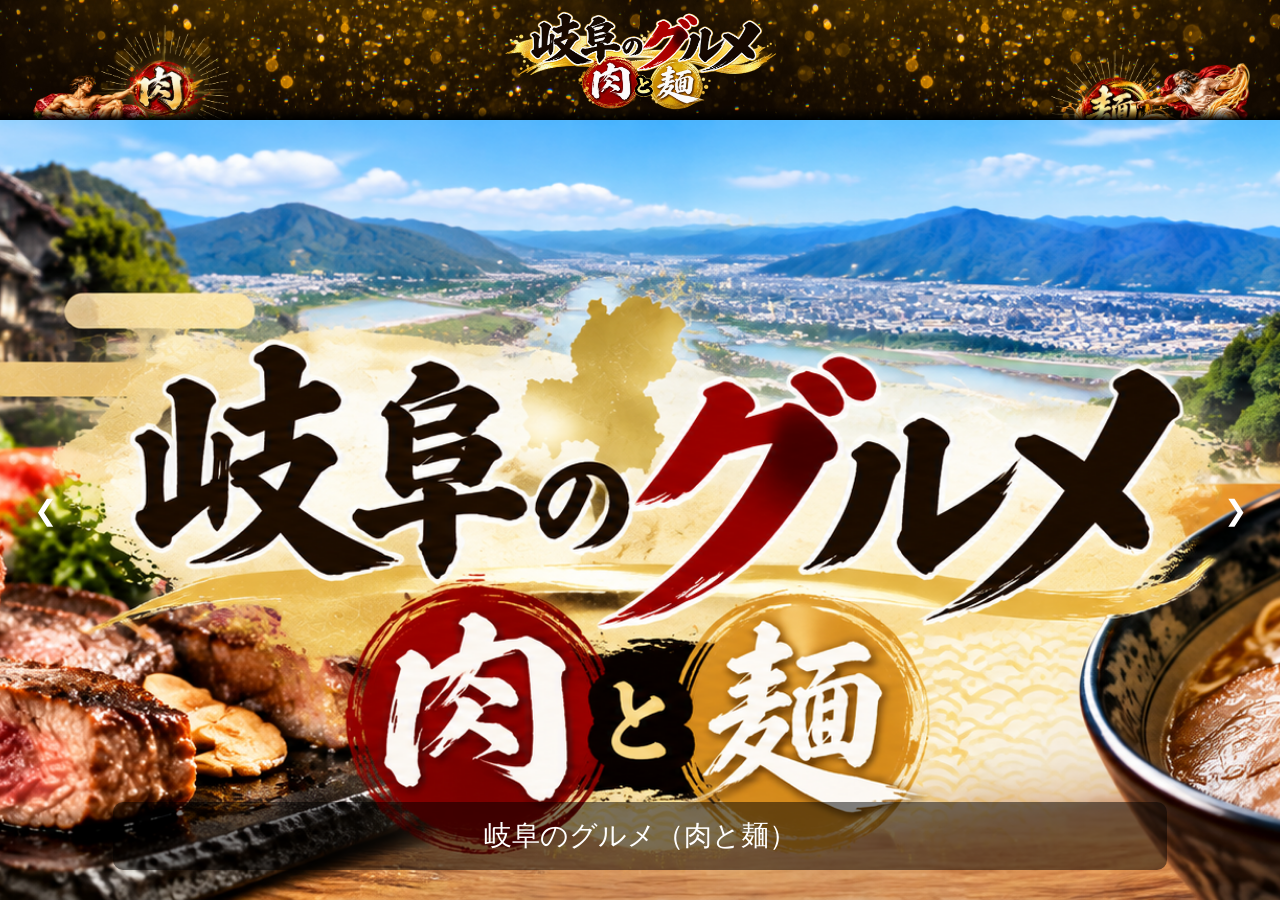
<file: Index.html>
<!DOCTYPE html>
<html lang="ja">
<head>
  <meta charset="UTF-8">
  <meta name="viewport" content="width=device-width, initial-scale=1.0">
  
  <title>岐阜のグルメ紹介</title>

  <link rel="stylesheet" href="css/style.css">
  <link rel="stylesheet" href="css/index.css">
</head>

<body>

  <header>

    <a href="beef.html" class="nav-link"><img class="meat" src="img/肉の紋章と肉塊の英雄.png"></a>

      <a href="Index.html" class="header_img"><img 
      class="header_img" 
      src="img/111.png"
      alt="岐阜のグルメ紹介"
      ></a>

    <a href="ramen.html" class="nav-link"><img class="noodles" src="img/麺と神々の金色ヌードル・ロゴ.png"></a>

  </header>
  
  <main>

    <section id="slide">

      <button id="prev" type="button" aria-label="前の画像へ">
        &#10094;
      </button>

        <div class="slide-content">

          <img
            id="slide-image2"
            src="img/岐阜の絶景グルメ 肉と麺.png"
          >

          <img 
            id="slide-image" 
            src="img/岐阜の絶景グルメ 肉と麺.png"
            alt="岐阜のグルメ"
          >
          <div id="slide_text">
            岐阜のグルメ（肉と麺）
          </div>

        </div>

      <button id="next" type="button" aria-label="次の画像へ">
        &#10095;
      </button>
      
    </section>
  </main>
  
  <script src="js/slide.js" defer></script>
</body> 
</html>
</file>
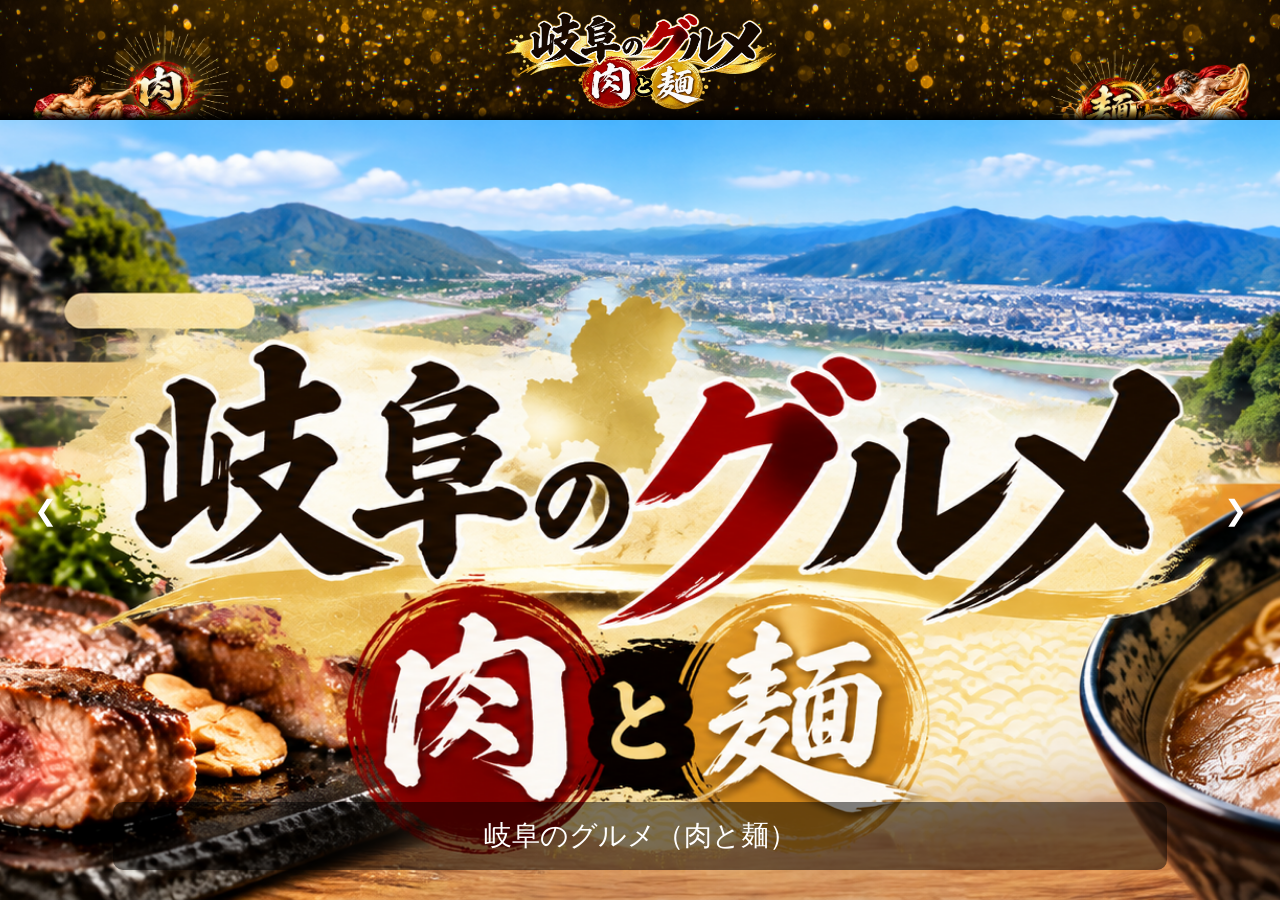
<file: index.html>
<!DOCTYPE html>
<html lang="ja">
<head>
  <meta charset="UTF-8">
  <meta name="viewport" content="width=device-width, initial-scale=1.0">
  
  <title>岐阜のグルメ紹介</title>

  <link rel="stylesheet" href="css/style.css">
  <link rel="stylesheet" href="css/index.css">
</head>

<body>

  <header>

    <a href="beef.html" class="nav-link"><img class="meat" src="img/肉の紋章と肉塊の英雄.png"></a>

      <a href="index.html" class="header_img"><img 
      class="header_img" 
      src="img/111.png"
      alt="岐阜のグルメ紹介"
      ></a>

    <a href="ramen.html" class="nav-link"><img class="noodles" src="img/麺と神々の金色ヌードル・ロゴ.png"></a>

  </header>
  
  <main>

    <section id="slide">

      <button id="prev" type="button" aria-label="前の画像へ">
        &#10094;
      </button>

      <a id="slide-link">
        <div class="slide-content">

          <img
            id="slide-image2"
            src="img/岐阜の絶景グルメ 肉と麺.png"
          >

          <img 
            id="slide-image" 
            src="img/岐阜の絶景グルメ 肉と麺.png"
            alt="岐阜のグルメ"
          >
          <div id="slide_text">
            岐阜のグルメ（肉と麺）
          </div>

        </div>
      </a>
      <button id="next" type="button" aria-label="次の画像へ">
        &#10095;
      </button>
      
    </section>
  </main>
  
  <script src="js/slide.js" defer></script>
</body> 
</html>
</file>
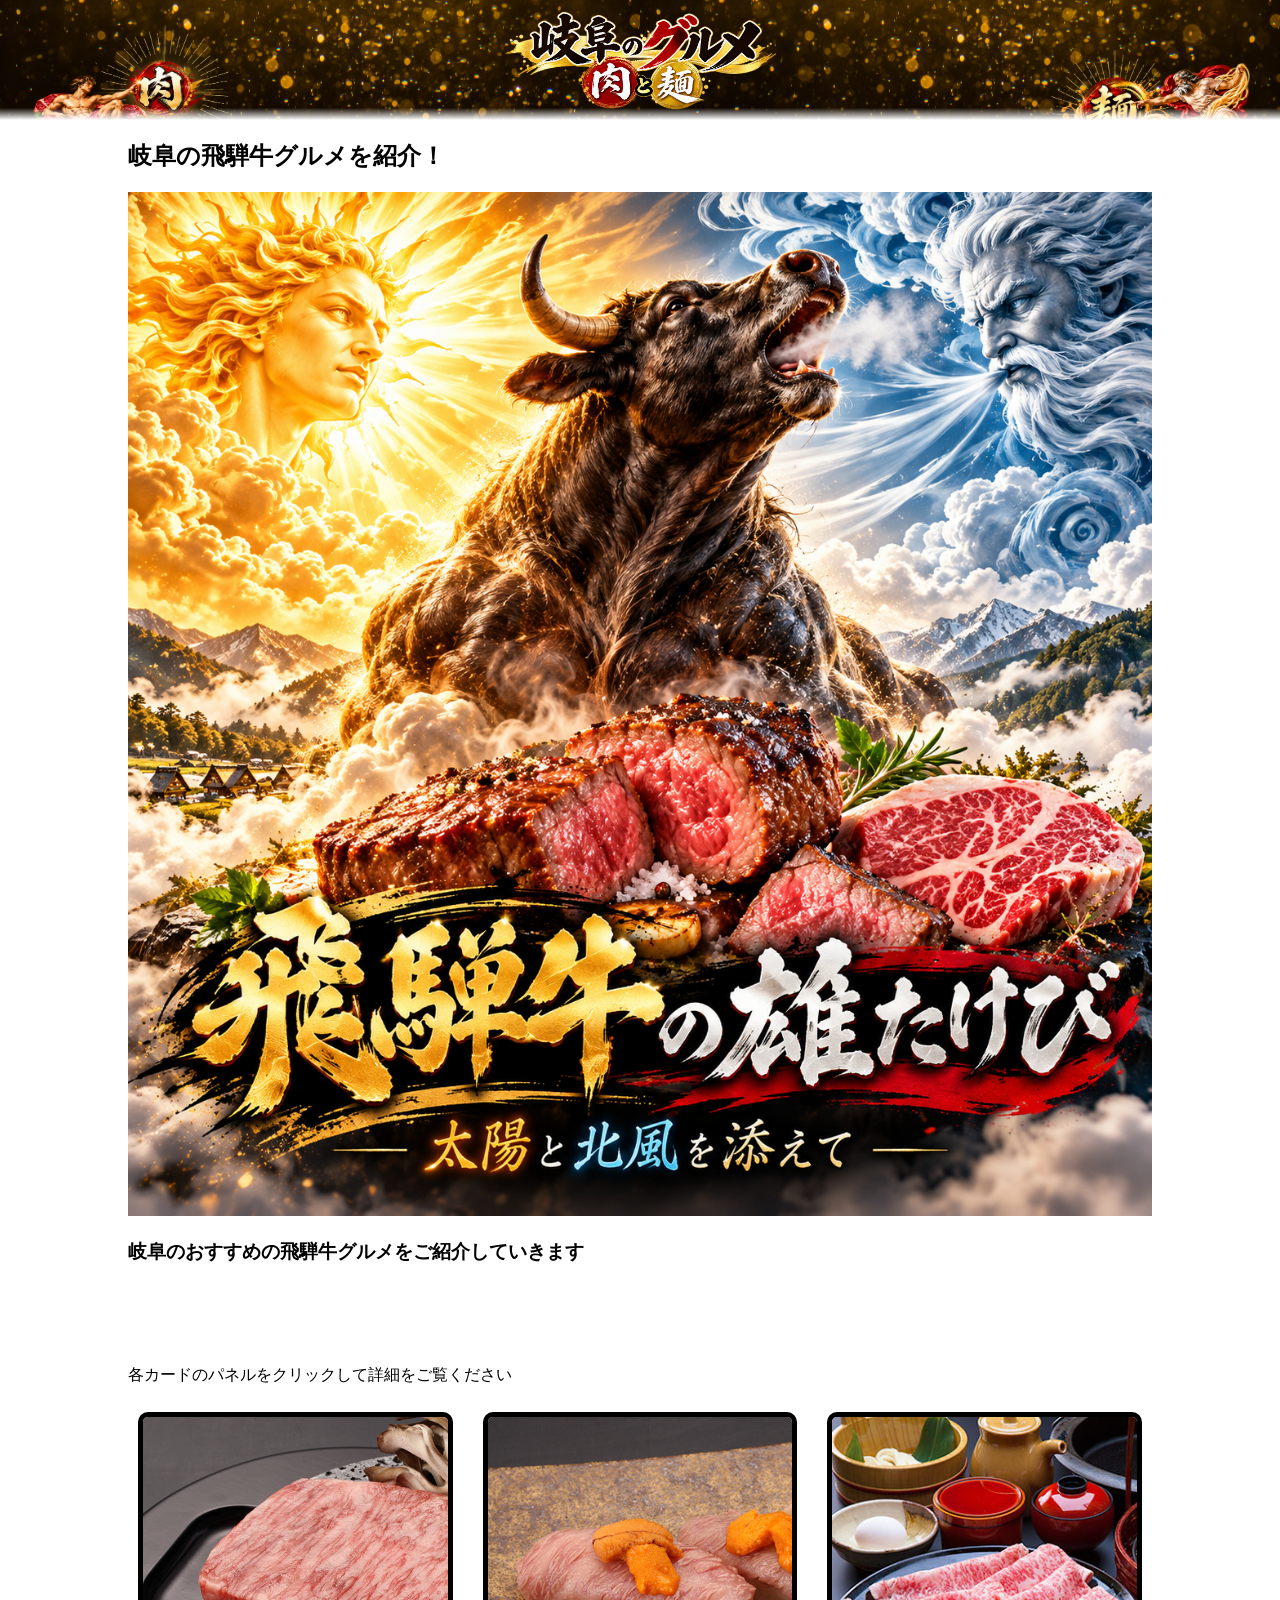
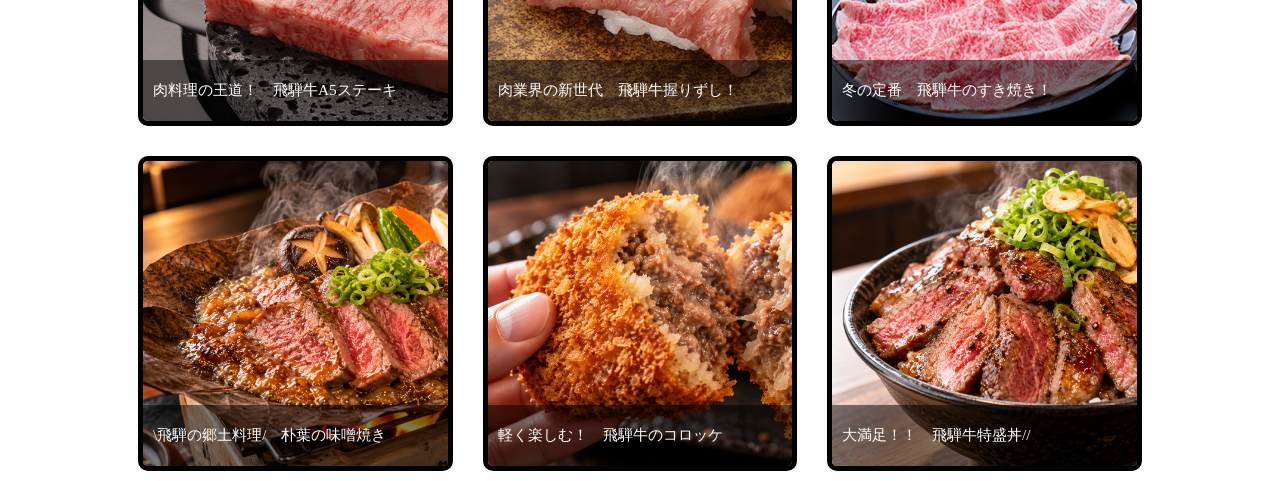
<file: beef.html>
<!DOCTYPE html>
<html lang="en">
<head>
  <meta charset="UTF-8">
  <meta name="viewport" content="width=device-width, initial-scale=1.0">
  <title>Document</title>
  <link rel="stylesheet" href="css/style.css">
  <link rel="stylesheet" href="css/card.css">
  <link rel="stylesheet" href="css/beef.css">
</head>
<body>
  <!-- ヘッダー -->
  <header class="header">

    <a href="beef.html" class="nav-link"><img class="meat" src="img/肉の紋章と肉塊の英雄.png"></a>

      <a href="index.html" class="header_img"><img 
      class="header_img" 
      src="img/111.png"
      alt="岐阜のグルメ紹介"
      ></a>

    <a href="ramen.html" class="nav-link"><img class="noodles" src="img/麺と神々の金色ヌードル・ロゴ.png"></a>

  </header>
  <!-- ヘッダー終了 -->


  <!-- 各カードのパネル -->
  <main>
    <section id="main-section">
      <h1>岐阜の飛騨牛グルメを紹介！</h1>
      <img src="img/飛騨牛、太陽と北風の饗宴.png">
      <h3>岐阜のおすすめの飛騨牛グルメをご紹介していきます<h3>
    </section>

    <p>各カードのパネルをクリックして詳細をご覧ください</p>
    <div class="card-list">
      
      <div id="card1" class="card-panel">
        <div class="card-img"></div>
        <div class="subtitle-container">
          <p class="subtitle">肉料理の王道！　飛騨牛A5ステーキ</p>
        </div>

        <!-- カードの詳細を入力 -->
        <div class="card-detail hidden">
          <!-- 基本情報 -->
          <h1>飛騨牛のステーキ</h1>
          <img src="img/beefsp.jpg">
          <p>岐阜の名産、飛騨牛の霜降りを贅沢に切った、豪華なステーキ！　あふれる肉汁は止まらないドーパミンに変わり日々の疲れが吹き飛びます。一度は味わってみませんか。</p>
          <h2>おすすめのお店</h2>
          <img src="img/岐阜の極上飛騨牛ステーキ三選.png">
          <h4>キッチン飛膳</h4>
          <iframe src="https://www.google.com/maps/embed?pb=!1m18!1m12!1m3!1d3222.0633772028473!2d137.25519697458012!3d36.14067010460134!2m3!1f0!2f0!3f0!3m2!1i1024!2i768!4f13.1!3m3!1m2!1s0x6002bad983986209%3A0x721de0c5fa600d3a!2z44K544OG44O844Kt44OP44Km44K5IOOCreODg-ODgeODs-mjm-moqA!5e0!3m2!1sja!2sjp!4v1792550956085!5m2!1sja!2sjp" width="600" height="450" style="border:0;" allowfullscreen="" loading="lazy" referrerpolicy="strict-origin-when-cross-origin"></iframe>
          <h4>旬亭　なか川</h4>
          <iframe src="https://www.google.com/maps/embed?pb=!1m18!1m12!1m3!1d3222.0134202805298!2d137.2584749745802!3d36.14188650453387!2m3!1f0!2f0!3f0!3m2!1i1024!2i768!4f13.1!3m3!1m2!1s0x6002badafd8f77b3%3A0xa592a74aa1c130b0!2z5pes5LqtIOOBquOBi-W3nQ!5e0!3m2!1sja!2sjp!4v1792551212680!5m2!1sja!2sjp" width="600" height="450" style="border:0;" allowfullscreen="" loading="lazy" referrerpolicy="strict-origin-when-cross-origin"></iframe>
          <h4>飛騨牛グリルばくろ</h4>
          <iframe src="https://www.google.com/maps/embed?pb=!1m18!1m12!1m3!1d3251.0198477715603!2d136.76396377454105!3d35.42953834376119!2m3!1f0!2f0!3f0!3m2!1i1024!2i768!4f13.1!3m3!1m2!1s0x6003a95de525d839%3A0x12f507fba854462f!2z6aOb6aio54mb44Kw44Oq44Or44Gw44GP44KN!5e0!3m2!1sja!2sjp!4v1792551245420!5m2!1sja!2sjp" width="600" height="450" style="border:0;" allowfullscreen="" loading="lazy" referrerpolicy="strict-origin-when-cross-origin"></iframe>
        </div>
      </div>

      <div id="card2" class="card-panel">
        <div class="card-img"></div>
        <div class="subtitle-container">
          <p class="subtitle">肉業界の新世代　飛騨牛握りずし！</p>
        </div>

        <div class="card-detail hidden">
          <!-- 基本情報 -->
          <h1>飛騨牛絶品握りずし</h1>
          <img src="img/sushi.jpg">
          <p>飛騨高山の古い町並みで大人気の「飛騨牛握りずし」は、最高ランクの飛騨牛をサッと炙ることで脂の甘みと旨味を極限まで引き出した、口の中でとろける贅沢な名物グルメです。
            多くの店ではゴミを出さないよう「お煎餅」をお皿代わりにして提供しており、香ばしいお肉とシャリ、サクサクの煎餅が織りなす絶妙な一体感を歩きながら手軽に楽しめます。(高山の古い町並みではたべ歩きは禁止されています)</p>
          <h2>おすすめのお店</h2>
          <h4>飛騨 特選牛握り寿し 森羅 飛騨こって牛</h4>
          <img src="img/スクリーンショット 2026-10-28 102635.png">
          <iframe src="https://www.google.com/maps/embed?pb=!1m18!1m12!1m3!1d3222.0053664184675!2d137.2572960245802!3d36.14208260452295!2m3!1f0!2f0!3f0!3m2!1i1024!2i768!4f13.1!3m3!1m2!1s0x6002bb2e83a70df9%3A0xef86d7296e4252cb!2z6YeR5LmD44GT44Gj44Gm54mb!5e0!3m2!1sja!2sjp!4v1793150987446!5m2!1sja!2sjp" width="600" height="450" style="border:0;" allowfullscreen="" loading="lazy" referrerpolicy="strict-origin-when-cross-origin"></iframe>
          <h4>御食事処 坂口屋</h4>
          <img src="img/スクリーンショット 2026-10-28 102331.png">
          <iframe src="https://www.google.com/maps/embed?pb=!1m18!1m12!1m3!1d3222.0119540779588!2d137.2568787745802!3d36.14192220453184!2m3!1f0!2f0!3f0!3m2!1i1024!2i768!4f13.1!3m3!1m2!1s0x6002bada4704336b%3A0x73afaea6e7bf3af9!2z5b6h6aOf5LqL5YemIOWdguWPo-Wxiw!5e0!3m2!1sja!2sjp!4v1793151011980!5m2!1sja!2sjp" width="600" height="450" style="border:0;" allowfullscreen="" loading="lazy" referrerpolicy="strict-origin-when-cross-origin"></iframe>    
          <!-- 地図情報 -->
        </div>
      </div>

      <div id="card3" class="card-panel">
        <div class="card-img"></div>
        <div class="subtitle-container">
          <p class="subtitle">冬の定番　飛騨牛のすき焼き！</p>
        </div>

        <div class="card-detail hidden">
          <h1>飛騨牛のすき焼き</h1>
          <img src="img/sukiyaki.jpg">
          <p>素材の美味しさを引き出すよう１枚１枚を丹念にスライスした最高の飛騨牛。
            たっぷり脂がさした霜降り肉で、食べた瞬間お肉の旨味が口の中にまんべんなく溶けていくのがわかります。
             当店自慢のすき焼きは、お肉と野菜を鍋に入れ、割り下を加えて一緒に煮る「関東風」。
              甘みのある飛騨ネギと柔らかい飛騨牛の相性もバツグンです。 シメのうどんも最高です。</p>
          <h2>飛騨牛料理店　鳩谷</h2>
          <img src="/img/hato.jpg">
          <iframe src="https://www.google.com/maps/embed?pb=!1m18!1m12!1m3!1d3221.7079960123324!2d137.25507627458052!3d36.14932250412082!2m3!1f0!2f0!3f0!3m2!1i1024!2i768!4f13.1!3m3!1m2!1s0x6002bad47e083153%3A0xcdb51530ea70db96!2z6bOp6LC3!5e0!3m2!1sja!2sjp!4v1792553711911!5m2!1sja!2sjp" width="600" height="450" style="border:0;" allowfullscreen="" loading="lazy" referrerpolicy="strict-origin-when-cross-origin"></iframe>
        </div>
      </div>

      <div id="card4" class="card-panel">
        <div class="card-img"></div>
        <div class="subtitle-container">
          <p class="subtitle">\飛騨の郷土料理/　朴葉の味噌焼き</p>
        </div>

        <div class="card-detail hidden">
          <h1>高山名物　飛騨牛棒葉のみそ焼き</h1>
          <img src="img/朴葉味噌で焼く飛騨牛ステーキ.png">
          <p>寒さの厳しい飛騨の知恵から生まれた「朴葉味噌」は、独特のコクがある特製味噌にネギや椎茸などの薬味を合わせ、朴の葉の上で香ばしく焼き上げる伝統料理。そこに、きめ細やかな霜降りと豊潤な香りが特徴の「飛騨牛」を贅沢に合わせました。
            火にかけると、朴葉の爽やかな香りと味噌の焼ける香ばしい香りがふわりと広がります。とろけるような飛騨牛の旨味に、甘辛くコク深い味噌が絡み合い、ご飯やお酒が止まらなくなる美味しさです。極上のひとときをぜひご堪能ください。
</p>
          <h2>おすすめのお店</h2>
          <h4>京や</h4>
          <img src="img/スクリーンショット 2026-10-26 142320.png">
          <!-- 地図情報 -->
           <h4>アクセス</h4>
          <iframe src="https://www.google.com/maps/embed?pb=!1m18!1m12!1m3!1d3221.8335362267953!2d137.2564116745804!3d36.1462662042906!2m3!1f0!2f0!3f0!3m2!1i1024!2i768!4f13.1!3m3!1m2!1s0x6002bad13983da23%3A0x7d534cce91dfc542!2z5Lqs44KE!5e0!3m2!1sja!2sjp!4v1792992309975!5m2!1sja!2sjp" width="600" height="450" style="border:0;" allowfullscreen="" loading="lazy" referrerpolicy="strict-origin-when-cross-origin"></iframe>
        </div>
      </div>

      <div id="card5" class="card-panel">
        <div class="card-img"></div>
        <div class="subtitle-container">
          <p class="subtitle">軽く楽しむ！　飛騨牛のコロッケ</p>
        </div>

        <div class="card-detail hidden">
          <h1>飛騨牛の食べ歩き　飛騨牛コロッケ</h1>
          <img src="img/とろける肉じゃがコロッケ割り.png">
          <p>飛騨高山の食べ歩きで、飛騨牛握りずしと並ぶ大人気グルメが「飛騨牛コロッケ」です。サクサクの衣の中に、飛騨牛の旨味とジャガイモの甘みが凝縮されており、手軽にワンハンドで楽しめるのが魅力です。</p>
          <h2>おすすめのお店</h2>
          <h4>ひだコロッケ本舗</h4>
          <img src="img/スクリーンショット 2026-10-28 103506.png">
          <!-- 地図情報 -->
          <iframe src="https://www.google.com/maps/embed?pb=!1m18!1m12!1m3!1d103046.88553425255!2d137.12976616240778!3d36.18564847128195!2m3!1f0!2f0!3f0!3m2!1i1024!2i768!4f13.1!3m3!1m2!1s0x6002a0eff0ae7cf7%3A0xe18fc9725e682547!2z44Gy44Gg44Kz44Ot44OD44Kx5pys6IiXIOmjm-moqOWPpOW3neacrOW6lw!5e0!3m2!1sja!2sjp!4v1793151197807!5m2!1sja!2sjp" width="600" height="450" style="border:0;" allowfullscreen="" loading="lazy" referrerpolicy="strict-origin-when-cross-origin"></iframe>
        </div>
      </div>

      <div id="card6" class="card-panel">
        <a href="god.html"><div class="card-img"></div></a>
        <div class="subtitle-container">
          <p class="subtitle">大満足！！　飛騨牛特盛丼//</p>
        </div>

        <div class="card-detail hidden">
          <!-- 基本情報 -->
          <h1>岐阜タンメン</h1>
          <img src="img/岐阜タンメン.jpg">
          <p>岐阜タンメンは、にんにくが効いた塩ベースのスープに、白菜・キャベツ・豚バラ肉を合わせて炒めた具材をのせた、東海地方の独自のご当地ラーメンです</p>
          <img src="img/岐阜タンメンメニュー.jpg">

          <!-- 地図情報 -->
          <h4>岐阜タンメン　岐阜本店</h4>
          <iframe src="https://www.google.com/maps/embed?pb=!1m18!1m12!1m3!1d46202.82825387173!2d136.73251604350256!3d35.40238546423593!2m3!1f0!2f0!3f0!3m2!1i1024!2i768!4f13.1!3m3!1m2!1s0x6003a86c3e3d0db7%3A0x70741f235a260980!2z5bKQ6Zic44K_44Oz44Oh44OzIOWykOmYnOacrOW6lw!5e0!3m2!1sja!2sjp!4v1792385848649!5m2!1sja!2sjp" width="600" height="450" style="border:0;" allowfullscreen="" loading="lazy" referrerpolicy="strict-origin-when-cross-origin"></iframe>
        </div>  
      </div>
    </div>

    <!-- カードの詳細を表示 -->
    <div id="card-info" class="hidden">
      <div class="background"></div>
      <div class="card-container"></div>
    </div>
  </main>

  <script src="js/card.js"></script>
</body>
</html>
</file>
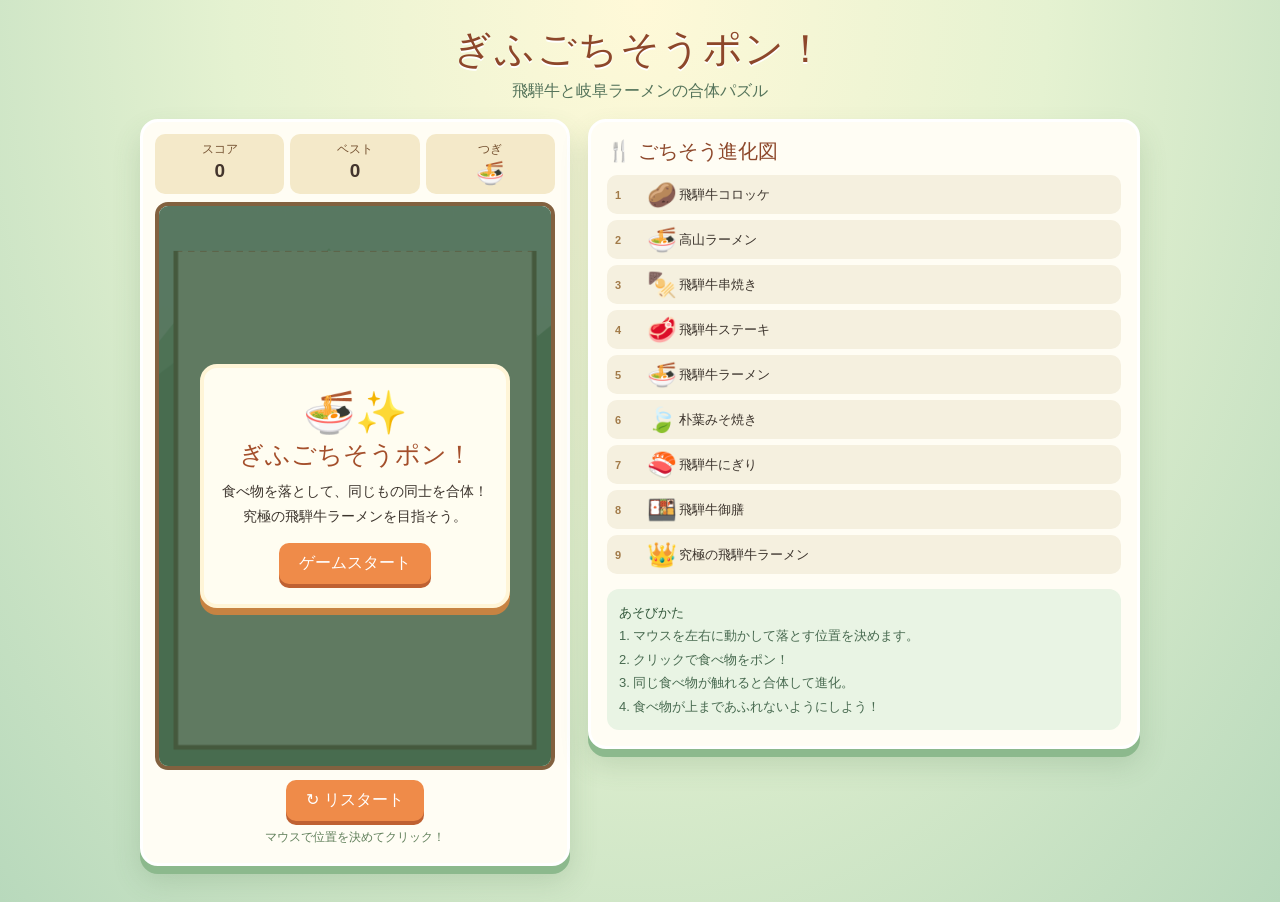
<file: god.html>
<!DOCTYPE html>
<html lang="ja">
<head>
  <meta charset="UTF-8">
  <meta name="viewport" content="width=device-width, initial-scale=1">
  <title>ぎふごちそうポン！｜飛騨牛とラーメンの合体パズル</title>
  <style>
    :root{font-family:"Yu Gothic",Meiryo,sans-serif;color:#3c342d;background:#e8f4d8;font-synthesis:none}
    *{box-sizing:border-box}
    body{margin:0;min-height:100vh;background:radial-gradient(ellipse at 50% 0,#fff9d8 0,#e5f2d1 45%,#b8d9bc 100%)}
    .page{width:min(100% - 28px,1000px);margin:auto;padding:22px 0 36px}
    header{text-align:center;margin-bottom:17px}
    h1{margin:0;color:#8d472a;font-size:clamp(24px,4vw,39px);letter-spacing:.04em;text-shadow:0 2px #fff}
    header p{margin:5px 0 0;color:#55745b;font-weight:700}
    .layout{display:grid;grid-template-columns:minmax(300px,430px) minmax(220px,1fr);gap:18px;align-items:start;justify-content:center}
    .game-card,.side-card{border:3px solid #fff;border-radius:18px;background:#fffdf4;box-shadow:0 8px 0 #8cb98d,0 15px 28px #476d4430}
    .game-card{padding:12px}
    .scorebar{display:grid;grid-template-columns:1fr 1fr 1fr;gap:6px;margin-bottom:8px;text-align:center}
    .scorebox{padding:7px 3px;border-radius:10px;background:#f4e9c9;color:#765332;font-size:12px;font-weight:700}
    .scorebox b{display:block;margin-top:2px;color:#43352d;font-size:19px}
    .scorebox.next b{font-size:23px}
    .board-wrap{position:relative;width:100%;border:4px solid #82613f;border-radius:13px;overflow:hidden;background:#d8eedc}
    canvas{display:block;width:100%;height:auto;touch-action:none}
    .actions{display:flex;justify-content:center;gap:9px;margin-top:10px}
    button{border:0;border-radius:10px;padding:10px 20px;background:#ef8b49;color:#fff;font:inherit;font-weight:800;cursor:pointer;box-shadow:0 4px 0 #bf6132}
    button:hover{background:#fa9c5b;transform:translateY(-1px)}
    button:focus-visible{outline:3px solid #3c78a0;outline-offset:3px}
    .side-card{padding:16px}
    .side-card h2{margin:0 0 10px;color:#8d472a;font-size:20px}
    .evolution{display:grid;gap:6px;margin:0;padding:0;list-style:none}
    .evolution li{display:grid;grid-template-columns:29px 35px 1fr;align-items:center;min-height:39px;padding:4px 8px;border-radius:10px;background:#f5f0df;font-weight:700;font-size:13px}
    .evolution li.active{background:#ffe1a0;box-shadow:inset 0 0 0 2px #edaa4e}
    .evolution .num{color:#a27b49;font-size:11px}
    .evolution .emoji{font-size:24px;text-align:center}
    .howto{margin:15px 0 0;padding:12px;border-radius:12px;background:#e9f4e4;color:#486a50;font-size:13px;line-height:1.8}
    .howto strong{color:#31573a}
    .status{min-height:22px;margin:8px 2px 0;text-align:center;color:#62805c;font-size:12px;font-weight:700}
    .overlay{position:absolute;inset:0;display:grid;place-items:center;padding:18px;background:#36583ec9;text-align:center}
    .overlay[hidden]{display:none}
    .modal{width:min(100%,310px);padding:20px 18px;border:4px solid #fff5d7;border-radius:17px;background:#fffdf1;box-shadow:0 7px 0 #c78342}
    .modal h2{margin:0 0 8px;color:#a44f2b;font-size:25px}
    .modal p{margin:0 0 15px;line-height:1.75;font-size:14px}
    .modal .hero{font-size:42px;line-height:1.2}
    @media(max-width:700px){.layout{grid-template-columns:minmax(0,430px);justify-content:center}.side-card{order:2}.evolution{grid-template-columns:1fr 1fr}.side-card h2{text-align:center}}
    @media(max-width:390px){.page{width:min(100% - 16px,1000px);padding-top:14px}.game-card{padding:8px}.scorebox{font-size:10px}.scorebox b{font-size:16px}.evolution{grid-template-columns:1fr}}
  </style>
</head>
<body>
  <main class="page">
    <header><h1>ぎふごちそうポン！</h1><p>飛騨牛と岐阜ラーメンの合体パズル</p></header>
    <div class="layout">
      <section class="game-card" aria-label="ゲーム">
        <div class="scorebar">
          <div class="scorebox">スコア<b id="score">0</b></div>
          <div class="scorebox">ベスト<b id="best">0</b></div>
          <div class="scorebox next">つぎ<b id="next">🥔</b></div>
        </div>
        <div class="board-wrap">
          <canvas id="game" width="420" height="600" aria-label="食べ物を落として合体させるゲーム"></canvas>
          <div class="overlay" id="overlay">
            <div class="modal"><div class="hero">🍜✨</div><h2 id="modalTitle">ぎふごちそうポン！</h2><p id="modalText">食べ物を落として、同じもの同士を合体！<br>究極の飛騨牛ラーメンを目指そう。</p><button id="mainButton">ゲームスタート</button></div>
          </div>
        </div>
        <div class="actions"><button id="restart" type="button">↻ リスタート</button></div>
        <div class="status" id="status" aria-live="polite">マウスで位置を決めてクリック！</div>
      </section>
      <aside class="side-card">
        <h2>🍴 ごちそう進化図</h2>
        <ol class="evolution" id="evolution"></ol>
        <div class="howto"><strong>あそびかた</strong><br>1. マウスを左右に動かして落とす位置を決めます。<br>2. クリックで食べ物をポン！<br>3. 同じ食べ物が触れると合体して進化。<br>4. 食べ物が上まであふれないようにしよう！</div>
      </aside>
    </div>
  </main>
  <script>
  (()=>{
    "use strict";
    const canvas=document.getElementById("game"),ctx=canvas.getContext("2d");
    const W=canvas.width,H=canvas.height,LEFT=18,RIGHT=W-18,TOP=48,FLOOR=H-20;
    const foods=[
      {name:"飛騨牛コロッケ",short:"コロッケ",emoji:"🥔",color:"#f2c45f",r:19,points:10},
      {name:"高山ラーメン",short:"高山麺",emoji:"🍜",color:"#f6a85f",r:26,points:20},
      {name:"飛騨牛串焼き",short:"串焼き",emoji:"🍢",color:"#e98b68",r:32,points:40},
      {name:"飛騨牛ステーキ",short:"ステーキ",emoji:"🥩",color:"#e87571",r:39,points:80},
      {name:"飛騨牛ラーメン",short:"牛ラーメン",emoji:"🍜",color:"#d27abb",r:46,points:160},
      {name:"朴葉みそ焼き",short:"朴葉みそ",emoji:"🍃",color:"#78b86b",r:52,points:320},
      {name:"飛騨牛にぎり",short:"牛にぎり",emoji:"🍣",color:"#e9898f",r:58,points:640},
      {name:"飛騨牛御膳",short:"牛御膳",emoji:"🍱",color:"#9b78c6",r:64,points:1280},
      {name:"究極の飛騨牛ラーメン",short:"究極麺",emoji:"👑",color:"#ffd34e",r:71,points:2560}
    ];
    document.getElementById("evolution").innerHTML=foods.map((f,i)=>`<li id="food-${i}"><span class="num">${i+1}</span><span class="emoji">${f.emoji}</span><span>${f.name}</span></li>`).join("");
    const scoreEl=document.getElementById("score"),bestEl=document.getElementById("best"),nextEl=document.getElementById("next"),statusEl=document.getElementById("status"),overlay=document.getElementById("overlay");
    let best=0;try{best=Number(localStorage.getItem("gifuFoodBest")||0)}catch(_){best=0}bestEl.textContent=best;
    let balls=[],particles=[],score=0,playing=false,gameOver=false,aimX=W/2,nextType=0,overTimer=0,lastTime=0,accumulator=0;
    const STEP=1/120,GRAVITY=1500,MAX_SPEED=1000;
    const randType=()=>Math.random()<.78?Math.floor(Math.random()*3):Math.floor(Math.random()*4);
    function setNext(){nextType=randType();nextEl.textContent=foods[nextType].emoji;}
    function start(){balls=[];particles=[];score=0;scoreEl.textContent="0";playing=true;gameOver=false;overTimer=0;setNext();overlay.hidden=true;statusEl.textContent="マウスで位置を決めてクリック！";lastTime=performance.now();}
    function endGame(){if(gameOver)return;gameOver=true;playing=false;statusEl.textContent="ゲームオーバー！リスタートしてもう一度！";document.getElementById("modalTitle").textContent="ゲームオーバー！";document.getElementById("modalText").innerHTML=`スコア：<strong>${score}</strong><br>料理が容器からあふれちゃった！`;document.getElementById("mainButton").textContent="もう一度あそぶ";overlay.hidden=false;}
    function updateBest(){if(score>best){best=score;bestEl.textContent=best;try{localStorage.setItem("gifuFoodBest",String(best))}catch(_){}}}
    function drop(){if(!playing||gameOver)return;const f=foods[nextType],r=f.r;const x=Math.max(LEFT+r,Math.min(RIGHT-r,aimX));balls.push({x,y:TOP+r+1,vx:0,vy:35,r,type:nextType,settled:false,merge:false,life:0});setNext();statusEl.textContent="ぽんっ！次の料理を選ぼう";}
    function pointerX(e){const rect=canvas.getBoundingClientRect();return (e.clientX-rect.left)*W/rect.width;}
    canvas.addEventListener("pointermove",e=>{aimX=pointerX(e);});
    canvas.addEventListener("pointerdown",e=>{if(e.button!==0)return;e.preventDefault();aimX=pointerX(e);drop();});
    document.getElementById("mainButton").addEventListener("click",start);
    document.getElementById("restart").addEventListener("click",()=>{start();});
    window.addEventListener("keydown",e=>{if(e.key===" "&&playing){e.preventDefault();drop();}});
    function addBurst(x,y,color){for(let i=0;i<12;i++){const a=Math.random()*Math.PI*2,s=60+Math.random()*170;particles.push({x,y,vx:Math.cos(a)*s,vy:Math.sin(a)*s,life:.5+Math.random()*.35,max:.85,color,r:2+Math.random()*3});}}
    function addScore(n){score+=n;scoreEl.textContent=score;updateBest();}
    function physics(dt){
      // まず各ボールを重力で動かし、床と左右の壁で反発させる。
      for(const b of balls){b.life+=dt;b.vy=Math.min(MAX_SPEED,b.vy+GRAVITY*dt);b.x+=b.vx*dt;b.y+=b.vy*dt;b.vx*=Math.pow(.993,dt*60);
        if(b.x-b.r<LEFT){b.x=LEFT+b.r;b.vx=Math.abs(b.vx)*.35}if(b.x+b.r>RIGHT){b.x=RIGHT-b.r;b.vx=-Math.abs(b.vx)*.35}
        if(b.y+b.r>FLOOR){b.y=FLOOR-b.r;b.vy=-Math.abs(b.vy)*.12;if(Math.abs(b.vy)<32){b.vy=0;b.settled=true;b.vx*=.88}}
      }
      // 円同士の重なりを押し戻し、法線方向の速度に反発と摩擦を加える。
      for(let pass=0;pass<3;pass++)for(let i=0;i<balls.length;i++)for(let j=i+1;j<balls.length;j++){
        const a=balls[i],b=balls[j];if(a.merge||b.merge)continue;
        let dx=b.x-a.x,dy=b.y-a.y,d=Math.hypot(dx,dy),min=a.r+b.r;
        if(d===0){dx=.01;d=.01}if(d>=min)continue;
        const nx=dx/d,ny=dy/d,overlap=min-d;
        // 接触直後に同種類のペアを予約し、同じボールを二度合体させない。
        // 最終料理同士が触れた場合は、両方を消してボーナス得点を加える。
        if(a.type===b.type&&a.type===foods.length-1){
          a.merge=b.merge=true;
          const mergeX=(a.x+b.x)/2,mergeY=(a.y+b.y)/2;
          addBurst(mergeX,mergeY,"#fff16b");
          addBurst(mergeX,mergeY,foods[a.type].color);
          addScore(foods[a.type].points*2);
          statusEl.textContent="究極完成！ごちそうが光になって消えた！";
          continue;
        }
        if(a.type===b.type&&a.type<foods.length-1){a.merge=b.merge=true;balls.push({x:(a.x+b.x)/2,y:(a.y+b.y)/2,vx:(a.vx+b.vx)/2,vy:(a.vy+b.vy)/2,r:foods[a.type+1].r,type:a.type+1,settled:false,merge:false,life:0,glow:.45});addBurst((a.x+b.x)/2,(a.y+b.y)/2,foods[a.type+1].color);addScore(foods[a.type+1].points);continue;}
        const invA=a.merge?0:(a.settled?0.28:0.5),invB=b.merge?0:(b.settled?0.28:0.5),sum=invA+invB;if(sum===0)continue;
        a.x-=nx*overlap*invA/sum;a.y-=ny*overlap*invA/sum;b.x+=nx*overlap*invB/sum;b.y+=ny*overlap*invB/sum;
        const rvx=b.vx-a.vx,rvy=b.vy-a.vy,along=rvx*nx+rvy*ny;
        if(along<0){const impulse=-(1+.12)*along/sum,ix=impulse*nx,iy=impulse*ny;a.vx-=ix*invA;a.vy-=iy*invA;b.vx+=ix*invB;b.vy+=iy*invB;
          const tx=-ny,ty=nx,tangent=(rvx*tx+rvy*ty),friction=Math.max(-Math.abs(impulse)*.12,Math.min(Math.abs(impulse)*.12,tangent/sum));a.vx+=tx*friction*invA;a.vy+=ty*friction*invA;b.vx-=tx*friction*invB;b.vy-=ty*friction*invB;}
        if(Math.abs(a.vy)<35&&a.y+a.r>=FLOOR-2)a.settled=true;if(Math.abs(b.vy)<35&&b.y+b.r>=FLOOR-2)b.settled=true;
      }
      // 合体した親を取り除くのは衝突処理後に行う。
      balls=balls.filter(b=>!b.merge);
      // 落下待ちの料理が一段落したら次を落とせる。一定時間、上限線より上に
      // ボールが残ったときだけゲームオーバーにする。
      const highest=balls.some(b=>b.y-b.r<TOP);
      if(highest){overTimer+=dt;if(overTimer>1.35)endGame()}else overTimer=0;
      for(const p of particles){p.life-=dt;p.x+=p.vx*dt;p.y+=p.vy*dt;p.vy+=260*dt;p.vx*=.98}
      particles=particles.filter(p=>p.life>0);
    }
    function roundedRect(x,y,w,h,r){ctx.beginPath();ctx.roundRect(x,y,w,h,r);}
    function drawBall(b){const f=foods[b.type];ctx.save();ctx.translate(b.x,b.y);
      // ふんわりした影と、種類ごとの色で丸い食べ物を描く。
      ctx.shadowColor=f.color;ctx.shadowBlur=b.glow?22:8;ctx.fillStyle=f.color;ctx.beginPath();ctx.arc(0,0,b.r,0,Math.PI*2);ctx.fill();ctx.shadowBlur=0;
      ctx.strokeStyle="#ffffffb8";ctx.lineWidth=3;ctx.stroke();ctx.fillStyle="#ffffff66";ctx.beginPath();ctx.ellipse(-b.r*.32,-b.r*.42,b.r*.25,b.r*.12,-.55,0,Math.PI*2);ctx.fill();
      ctx.font=`${Math.max(16,b.r*.92)}px "Apple Color Emoji","Segoe UI Emoji",sans-serif`;ctx.textAlign="center";ctx.textBaseline="middle";ctx.fillText(f.emoji,0,-b.r*.1);
      ctx.font=`bold ${Math.max(7,Math.min(11,b.r*.25))}px sans-serif`;ctx.fillStyle="#573f32";ctx.fillText(f.short,0,b.r*.57);
      ctx.restore();if(b.glow)b.glow=Math.max(0,b.glow-.016);
    }
    function render(now){
      ctx.clearRect(0,0,W,H);
      // 岐阜の山並みと若葉色の空をCanvasで描く。
      const sky=ctx.createLinearGradient(0,0,0,H);sky.addColorStop(0,"#d8f2eb");sky.addColorStop(1,"#eef4cf");ctx.fillStyle=sky;ctx.fillRect(0,0,W,H);
      ctx.fillStyle="#a9d4b1";ctx.beginPath();ctx.moveTo(0,145);ctx.lineTo(62,68);ctx.lineTo(112,135);ctx.lineTo(182,45);ctx.lineTo(254,144);ctx.lineTo(326,73);ctx.lineTo(420,150);ctx.lineTo(420,H);ctx.lineTo(0,H);ctx.fill();
      ctx.fillStyle="#8dbb94";ctx.beginPath();ctx.moveTo(0,180);ctx.lineTo(90,112);ctx.lineTo(164,178);ctx.lineTo(260,102);ctx.lineTo(350,184);ctx.lineTo(420,128);ctx.lineTo(420,H);ctx.lineTo(0,H);ctx.fill();
      // 容器の内側と危険ラインを描画。
      ctx.fillStyle="#fff9e8";ctx.fillRect(LEFT,TOP,RIGHT-LEFT,FLOOR-TOP);ctx.save();ctx.beginPath();ctx.rect(LEFT,TOP,RIGHT-LEFT,FLOOR-TOP);ctx.clip();
      ctx.fillStyle="#f4e6c5";ctx.fillRect(LEFT,FLOOR,RIGHT-LEFT,H-FLOOR);
      ctx.setLineDash([7,6]);ctx.strokeStyle="#ef8065";ctx.lineWidth=2;ctx.beginPath();ctx.moveTo(LEFT,TOP);ctx.lineTo(RIGHT,TOP);ctx.stroke();ctx.setLineDash([]);
      if(playing&&!gameOver){const f=foods[nextType];const x=Math.max(LEFT+f.r,Math.min(RIGHT-f.r,aimX));ctx.globalAlpha=.35;ctx.fillStyle=f.color;ctx.beginPath();ctx.arc(x,TOP+f.r+1,f.r,0,Math.PI*2);ctx.fill();ctx.globalAlpha=.55;ctx.strokeStyle="#865d3b";ctx.setLineDash([4,5]);ctx.beginPath();ctx.moveTo(x,TOP+f.r*2);ctx.lineTo(x,FLOOR);ctx.stroke();ctx.setLineDash([]);ctx.globalAlpha=1;}
      balls.forEach(drawBall);
      for(const p of particles){ctx.globalAlpha=Math.max(0,p.life/p.max);ctx.fillStyle=p.color;ctx.beginPath();ctx.arc(p.x,p.y,p.r,0,Math.PI*2);ctx.fill()}ctx.globalAlpha=1;ctx.restore();
      // 容器の縁を前面に重ね、器の形をはっきり見せる。
      ctx.strokeStyle="#82613f";ctx.lineWidth=5;ctx.beginPath();ctx.moveTo(LEFT,TOP);ctx.lineTo(LEFT,FLOOR);ctx.lineTo(RIGHT,FLOOR);ctx.lineTo(RIGHT,TOP);ctx.stroke();
      if(overTimer>0&&playing){ctx.fillStyle="#bd543f";ctx.font="bold 12px sans-serif";ctx.textAlign="center";ctx.fillText("あふれ注意！",W/2,TOP-12)}
    }
    function frame(now){if(!lastTime)lastTime=now;const elapsed=Math.min((now-lastTime)/1000,.05);lastTime=now;if(playing){accumulator+=elapsed;while(accumulator>=STEP){physics(STEP);accumulator-=STEP}}render(now);requestAnimationFrame(frame)}
    setNext();render(0);requestAnimationFrame(frame);
  })();
  </script>
</body>
</html>
</file>
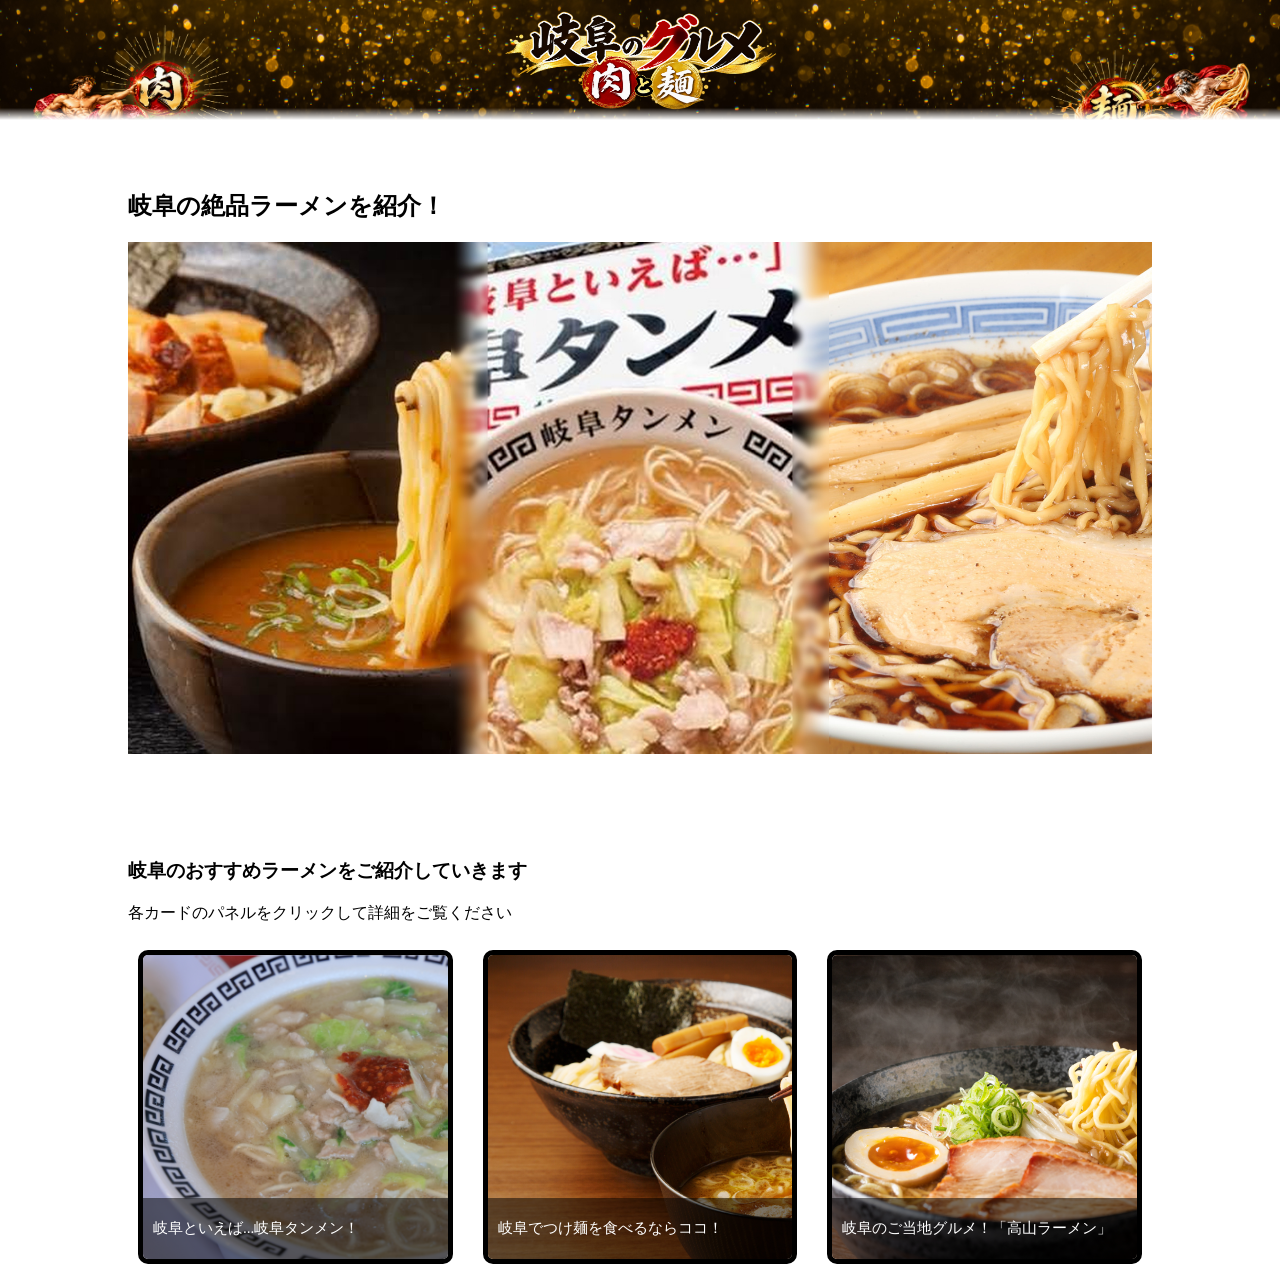
<file: ramen.html>
<!DOCTYPE html>
<html lang="en">
<head>
  <meta charset="UTF-8">
  <meta name="viewport" content="width=device-width, initial-scale=1.0">
  <title>Document</title>
  <link rel="stylesheet" href="css/style.css">
  <link rel="stylesheet" href="css/card.css">
  <link rel="stylesheet" href="css/ramen.css">
</head>
<body>
  <!-- ヘッダー -->
  <header class="header">

    <a href="beef.html" class="nav-link"><img class="meat" src="img/肉の紋章と肉塊の英雄.png"></a>

      <a href="index.html" class="header_img"><img 
      class="header_img" 
      src="img/111.png"
      alt="岐阜のグルメ紹介"
      ></a>

    <a href="ramen.html" class="nav-link"><img class="noodles" src="img/麺と神々の金色ヌードル・ロゴ.png"></a>

  </header>
  <!-- ヘッダー終了 -->


  <!-- 各カードのパネル -->
  <main>
    <section id="main-section">
      <h1>岐阜の絶品ラーメンを紹介！</h1>
      <img src="img/ラーメントップ画像.jpg" alt="">
    </section>

    <h3>岐阜のおすすめラーメンをご紹介していきます</h3>
    <p>各カードのパネルをクリックして詳細をご覧ください</p>
    <div class="card-list">
      
      <div id="card1" class="card-panel">
        <div class="card-img"></div>
        <div class="subtitle-container">
          <p class="subtitle">岐阜といえば...岐阜タンメン！</p>
        </div>

        <!-- カードの詳細を入力 -->
        <div class="card-detail hidden">
          <!-- 基本情報 -->
          <h1>岐阜タンメン</h1>
          <img src="img/岐阜タンメン.jpg">
          <p>岐阜タンメンは、にんにくが効いた塩ベースのスープに、白菜・キャベツ・豚バラ肉を合わせて炒めた具材をのせた、東海地方の独自のご当地ラーメンです</p>
          <h2>いろんな味が楽しめる！</h2>
          <div class="flex-column">
            <img src="img/岐阜タンメンメニュー.jpg">
            <img src="img/岐阜タンメントッピング.jpg">
          </div>
          <p>
            辛さは５段階から選べ、子供から大人までおいしく食べられるラーメンです！<br>
            トッピングも豊富で、味玉やネギなどの定番のトッピングから青汁などの変わったものまで楽しめます！
          </p>
          <!-- 地図情報 -->
          <h4>岐阜タンメン　岐阜本店</h4>
          <iframe src="https://www.google.com/maps/embed?pb=!1m18!1m12!1m3!1d46202.82825387173!2d136.73251604350256!3d35.40238546423593!2m3!1f0!2f0!3f0!3m2!1i1024!2i768!4f13.1!3m3!1m2!1s0x6003a86c3e3d0db7%3A0x70741f235a260980!2z5bKQ6Zic44K_44Oz44Oh44OzIOWykOmYnOacrOW6lw!5e0!3m2!1sja!2sjp!4v1792385848649!5m2!1sja!2sjp" width="600" height="450" style="border:0;" allowfullscreen="" loading="lazy" referrerpolicy="strict-origin-when-cross-origin"></iframe>
          <p>参考：<a href="https://gifu-tanmen.com/">https://gifu-tanmen.com/</a>（2026/10/21）</p>
        </div>
      </div>
      <div id="card2" class="card-panel">
        <div class="card-img"></div>
        <div class="subtitle-container">
          <p class="subtitle">岐阜でつけ麺を食べるならココ！</p>
        </div>
        <div class="card-detail hidden">
          <h1>岐阜のおすすめつけ麺！</h1>          
          <img src="img/つけ麺.jpg">
          <p>思わず毎日食べたくなってしまう。そんなつけ麺をご紹介していきます</p>

          <h2>らぁめん「りきどう」</h2>
          <img src="img/つけ麵２.jpeg">
          <h3>岐阜市の大人気行列店！</h3>
          <p>
            この店の見どころは、「自家製麺」と「極厚チャーシュー」！<br>
            名物の「焙煎2色つけ麺」や、まるで一反木綿のように幅広な「凄平麺」は、見た目のインパクトはもちろん、小麦の香りともちもちの強いコシがあなたの胃袋をつかみます！
          </p>
          <table>
            <tr>
              <th>営業時間</th>
              <td>11:00-14:15 / 17:30-21:15</td>
            </tr>
            <tr>
              <th>電話番号</th>
              <td>058-214-4385</td>
            </tr>
            <tr>
              <th>住所</th>
              <td>岐阜県岐阜市島栄町2-53</td>
            </tr>
          </table>
          <h4>らぁめん「りきどう」</h4>
          <iframe src="https://www.google.com/maps/embed?pb=!1m18!1m12!1m3!1d3250.9020976739193!2d136.74208177577657!3d35.432455172668575!2m3!1f0!2f0!3f0!3m2!1i1024!2i768!4f13.1!3m3!1m2!1s0x6003ac06477ab443%3A0xf1ae6109562340b6!2z44KK44GN44Gp44GG!5e0!3m2!1sja!2sjp!4v1792388923748!5m2!1sja!2sjp" width="600" height="450" style="border:0;" allowfullscreen="" loading="lazy" referrerpolicy="strict-origin-when-cross-origin"></iframe>
        
          <h2>つけ麺　本丸</h2>
          <img src="img/つけ麵フリー.jpeg">
          <h3>濃厚魚介と香り高い柚子が織りなす至福の一杯「つけ麺 本丸」</h3>
          <p>
            鶏がら、豚骨、魚介などのうまみを合わせたダシに、
            高知県産の爽やかな柚子の香りが上品ですっきりとした後味をもたらします！<br>
            並盛、大盛、特盛が無料で変更できるのも、嬉しいポイントです！<br>
            メニューも豊富で、ラーメンや台湾まぜそばなどもあるので、何度通っても飽きません！
          </p>
          <table>
            <tr>
              <th>営業時間（平日）</th>
              <td>11:00-15:00 / 17:30-24:00</td>
            </tr>
            <tr>
              <th>営業時間（土日祝）</th>
              <td>11:00~24:00</td>
            </tr>
            <tr>
              <th>電話番号</th>
              <td>058-372-6161</td>
            </tr>
            <tr>
              <th>住所</th>
              <td>岐阜県岐阜市柳津町本郷3-112</td>
            </tr>
          </table>
          <h4>つけ麺　本丸　柳津店</h4>
          <iframe src="https://www.google.com/maps/embed?pb=!1m14!1m8!1m3!1d406.68602397170906!2d136.740675!3d35.368346!3m2!1i1024!2i768!4f13.1!3m3!1m2!1s0x6003af4834bf85ad%3A0x2604aa69e96f8d44!2z44Gk44GR6bq65pys5Li4IOafs-a0peW6lw!5e0!3m2!1sja!2sus!4v1792553003461!5m2!1sja!2sus" width="600" height="450" style="border:0;" allowfullscreen="" loading="lazy" referrerpolicy="strict-origin-when-cross-origin"></iframe>
          <p>参考：<a href = "https://tsukemen-honmaru.com/menu.html">https://tsukemen-honmaru.com/menu.html</a> （2026/10/21）</p>
        </div>
      </div>
      <div id="card3" class="card-panel">
        <div class="card-img"></div>
        <div class="subtitle-container">
          <p class="subtitle">岐阜のご当地グルメ！「高山ラーメン」</p>
        </div>
        <div class="card-detail hidden">
          <h1>高山ラーメン</h1>
          <img src="img/ラーメン1.jpeg">
          <p>鶏ガラ・煮干し・野菜などを煮込んだあっさりとした醤油スープと、コシのある極細の縮れ麺が特徴の岐阜県高山市のご当地グルメ</p>

          <div class="spacer"></div>
          <p>ここからはおすすめの高山ラーメンのお店を紹介していきます！</p>
          <h2>高山中華そばの原点。「まさごそば」</h2>
          <img src="img/ラーメン2.jpeg">

          <h3>メニューは中華そばとごはんのみ</h3>
          <p>
            昭和13年創業、屋台から始まった老舗です。<br>
            高山中華そばの“原点”といわれるだけあり、中華そば一本勝負の潔さに心つかまれます。<br>
            スープがよく絡む細ちぢれ麺に、自家製チャーシュー、メンマ、ネギという極めてシンプルで無駄のない一杯です。
          </p>
          <table>
            <tr>
              <th>営業時間</th>
              <td>11:00~15:50（水曜定休日）</td>
            </tr>
            <tr>
              <th>電話番号</th>
              <td>0577-32-2327</td>
            </tr>
            <tr>
              <th>住所</th>
              <td>岐阜県高山市有楽町31-3</td>
            </tr>
            <tr>
              <th>駐車場</th>
              <td>〇</td>
            </tr>
          </table>
          <h4>まさごそば</h4>
          <iframe src="https://www.google.com/maps/embed?pb=!1m18!1m12!1m3!1d402.7545065510855!2d137.25729141642097!3d36.14133543975616!2m3!1f0!2f0!3f0!3m2!1i1024!2i768!4f13.1!3m3!1m2!1s0x6002bad9926296fb%3A0x9491e089e64dd994!2z44G-44GV44GU44Gd44Gw!5e0!3m2!1sja!2sjp!4v1792549916087!5m2!1sja!2sjp" width="600" height="450" style="border:0;" allowfullscreen="" loading="lazy" referrerpolicy="strict-origin-when-cross-origin"></iframe>


          <h2>あっさりした高山ラーメンが食べたいならココ！「なかつぼ」</h2>
          <img src="img/ラーメン2.jpeg">

          <h3>ザ・高山ラーメン</h3>
          <p>
            昭和39年創業、中華そば専門店です。<br>
            極細のちぢれ麺に澄んだスープは思わず飲み干してしまいたくなるほど絶品です！<br>
            駐車場も配備されているので、観光に来た際にはぜひ立ち寄ってみてください！
          </p>
          <table>
            <tr>
              <th>営業時間</th>
              <td>11:00~22:00（火曜定休日）</td>
            </tr>
            <tr>
              <th>電話番号</th>
              <td>0577-32-1946</td>
            </tr>
            <tr>
              <th>住所</th>
              <td>岐阜県高山市総和町1-23-5</td>
            </tr>
            <tr>
              <th>駐車場</th>
              <td>〇</td>
            </tr>
          </table>
          <h4>なかつぼ</h4>
          <iframe src="https://www.google.com/maps/embed?pb=!1m18!1m12!1m3!1d402.7545065510855!2d137.25729141642097!3d36.14133543975616!2m3!1f0!2f0!3f0!3m2!1i1024!2i768!4f13.1!3m3!1m2!1s0x6002bad9926296fb%3A0x9491e089e64dd994!2z44G-44GV44GU44Gd44Gw!5e0!3m2!1sja!2sjp!4v1792549916087!5m2!1sja!2sjp" width="600" height="450" style="border:0;" allowfullscreen="" loading="lazy" referrerpolicy="strict-origin-when-cross-origin"></iframe>
          <div class="spacer"></div>
          <p>参考：<a href = "https://www.hidatakayama.or.jp/special/detail_467.html">https://www.hidatakayama.or.jp/special/detail_467.html</a> （2026/10/21）</p>
        </div>

      </div>
    </div>

    <!-- カードの詳細を表示 -->
    <div id="card-info" class="hidden">
      <div class="background"></div>
      <div class="card-container"></div>
    </div>
  </main>

  <script src="js/card.js"></script>
</body>
</html>
</file>
<file: css/style.css>
body{
  margin: 0;
}

header {
    background-image: url(../img/ヘッダー背景.jpeg);
    background-size: 50%;
    display: flex;
    justify-content: space-between;
    align-items: center;
    position: relative;
    min-height: 120px;
    animation: rainbowMove 60s linear infinite;
    z-index: 10;

    mask-image: linear-gradient(to bottom, rgba(0, 0, 0, 1) 90%, rgba(0, 0, 0, 0) 100%);
}

@keyframes rainbowMove {
    0% { background-position: 0% 50%; }
    100% { background-position: 100% 50%; }
}

.header_img {
    width: 280px;        
    height: 100px;      
    object-fit: cover;   
    border-radius: 10px;  

    position: absolute;
    left: 50%;
    transform: translateX(-50%);
}

.nav-link {
    position: absolute;
    top: 50%;
    font-size: 32px;
    font-weight: bold;
    color: black;
    text-decoration: none;

    animation: transY 3s ease-in-out infinite;
}


@keyframes transY{
    0%{
        transform: translateY(-45%);
    }
    50%{
        transform: translateY(-55%);
    }
    100%{
        transform: translateY(-45%);
    }
}

.nav-link[href="beef.html"] {
    left: 30px;
}

.nav-link[href="beef.html"]::before {
    content: "";
    display: inline-block;
    position: absolute;
    background-image: url(../img/shining.png);
    background-size: cover;
    left: 60px;
    top: -45px;
    width: 150px;
    height: 150px;
    z-index: -1;
    animation: rotation 6s linear infinite;
}

.nav-link[href="ramen.html"] {
    right: 30px;
}

.nav-link[href="ramen.html"]::before {
    content: "";
    display: inline-block;
    position: absolute;
    background-image: url(../img/shining.png);
    background-size: cover;
    top: -20px;
    left: -20px;
    width: 150px;
    height: 150px;
    z-index: -1;
    animation: rotation 6s linear infinite;
}

@keyframes rotation{
    0%{
        transform: rotate(0) scale(1);
    }
    50%{
        transform: rotate(180deg) scale(1.4);
    }
    100%{
        transform: rotate(360deg) scale(1);
    }
}

.meat, .noodles {
    width: 190px;
    height: auto;
    max-width: 100%;
    transition: transform 0.5s,
    filter 0.5s;
}

.meat:hover, .noodles:hover{
    transform: scale(1.1);
}

.meat:hover{
    filter: drop-shadow(-15px 0 10px #cc614e)
}

.noodles:hover{
    filter: drop-shadow(15px 0 10px #ffe18f)
}
</file>
<file: css/index.css>
html{
    background-color: black;
}

#slide {
    width: 100%;
    height: calc(100vh - 120px);
    margin: 0;
    position: relative;
    overflow: hidden;
}

.slide-content {
    width: 100%;
    height: 100%;
    position: relative;
}

#slide-image, #slide-image2 {
    position: absolute;
    width: 100%;
    height: 100%;
    object-fit: cover;
    display: block;

    opacity: 1;
}

#prev, #next {
    position: absolute;
    top: 50%;
    transform: translateY(-50%);
    z-index: 10;

    width: 50px;
    height: 80px;

    background-color: rgba(0, 0, 0, 0);
    color: white;
    border: none;
    border-radius: 10px;
    font-size: 28px;
    cursor: pointer;
}

#prev {
    left: 20px;
}

#next {
    right: 20px;
}

#prev:hover, #next:hover {
    background-color: rgba(0, 0, 0, 0.2);
}

#slide_text {
    position: absolute;
    bottom: 30px;
    left: 50%;
    transform: translateX(-50%);

    width: 80%;
    padding: 15px;

    text-align: center;
    font-size: 28px;
    color: white;
    background-color: rgba(0, 0, 0, 0.5);
    border-radius: 10px;
}
</file>
<file: css/card.css>
.card-list{
  display: flex;
  flex-direction: row;
  flex-wrap: wrap;
  padding: 10px;
  gap: 30px;
  border-radius: 10px;
}

.card-detail img{
  max-width: 100%;
}

.card-panel{
  position: relative;
  flex: 0 0 calc((100% - 90px) / 3);
  aspect-ratio: 1;
  border-radius: 10px;
  overflow: hidden;
  opacity: 1;
  box-shadow: 0 0 0px #00000055;
  bottom: 0;
  transition: opacity box-shadow bottom;
  transition-duration: 0.4s;
}

.card-panel:hover{
  opacity: 0.7;
  box-shadow: 0 10px 10px #00000078;
  bottom: 5px;
}

.card-img{
  position: absolute;
  width: 100%;
  height: 100%;
}

.subtitle-container{
  position: absolute;
  background-color: rgba(0, 0, 0, 0.5);
  width: 100%;
  height: 20%;
  bottom: 0;
  padding: 0 10px;
  display: flex;
  flex-direction: column;
  justify-content: space-around;

  container-type: inline-size;
}

.subtitle{
  color: white;
  font-size: 5cqw;
}

#card-info{
  position: fixed;
  padding-top: 50px;
  left: 0;
  top: 0;
  width: 100%;
  height: 100%;
}

#card-info .background{
  position: absolute;
  left: 0;
  top: 0;
  width: 100%;
  height: 100%;
  background-color: rgba(0,0,0, 0.5);
}

#card-info .card-container{
  background-color: #fff;
  position: absolute;
  width: 60%;
  height: 80%;
  padding: 0 100px;
  overflow: auto;
  scrollbar-width: thin;
  top: 50%;
  left: 50%;
  transform: translate(-50%, -50%);
  border-radius: 30px;
}

.hidden{
  display: none;
}
</file>
<file: css/beef.css>
main{
  margin: 0% 10%;
}

#main-section{
  margin-bottom: 100px;
}

#main-section img{
  max-width: 100%;
}

#card1 .card-img{
  background-image: url(../img/beefsp.jpg);
  background-size: cover;
}

#card2 .card-img{
  background-image: url(../img/sushi.jpg);
  background-size: cover;
}

#card3 .card-img{
  background-image: url(../img/sukiyaki.jpg);
  background-size: cover;
}

#card4 .card-img{
  background-image: url(../img/朴葉味噌で焼く飛騨牛ステーキ.png);
  background-size: cover;
}

#card5 .card-img{
  background-image: url(../img/とろける肉じゃがコロッケ割り.png);
  background-size: cover;
}

#card6 .card-img{
  background-image: url(../img/香ばし和牛ステーキ丼.png);
  background-size: cover;
}

.card-panel{
  border: 5px solid #000000;
  background-color: #ffe6c684;
}
</file>
<file: css/ramen.css>
main{
  margin: 0% 10%;
}

#main-section{
  margin-bottom: 50px;
}

#main-section img{
  max-width: 100%;
}

h1, h2, h3{
  padding-top: 50px;
}

h4{
  padding-top: 40px;
}

.card-img{
  background-size: cover;
}

table{
  border-collapse: collapse;
}

th{
  background-color: #f1f1f1;
}

th,td{
  padding: 10px;
  border: 1px solid #c9c9c9;
}

.card-panel{
  border: 5px solid #000000;
  background-color: #ffe6c684;
}

.flex-column{
  display: flex;
  max-width: 100%;
  gap: 15px;
}
.flex-column img {
  flex: 1;          /* 2枚の画像を均等な比率（1:1）で広げる */
  min-width: 0;     /* 【重要】flexコンテナ内で画像が縮小できるようにする */
  width: 100%;      /* 幅を親（flexアイテムとしての割り当て分）に合わせる */
  height: auto;     /* 縦横比を崩さない場合 */
  object-fit: cover; /* 高さを固定したい場合などに便利です */
}

.spacer{
  height: 50px;
}


/* 岐阜タンメン */
#card1 .card-img{
  background-image: url(../img/岐阜タンメン.jpg);
  background-position: -40px;
}

/* りきどう */
#card2 .card-img{
  background-image: url(../img/つけ麵２.jpeg);
}

/* 高山ラーメン */
#card3 .card-img{
  background-image: url(../img/ラーメン2.jpeg);
  background-position: -50px;
}
</file>
